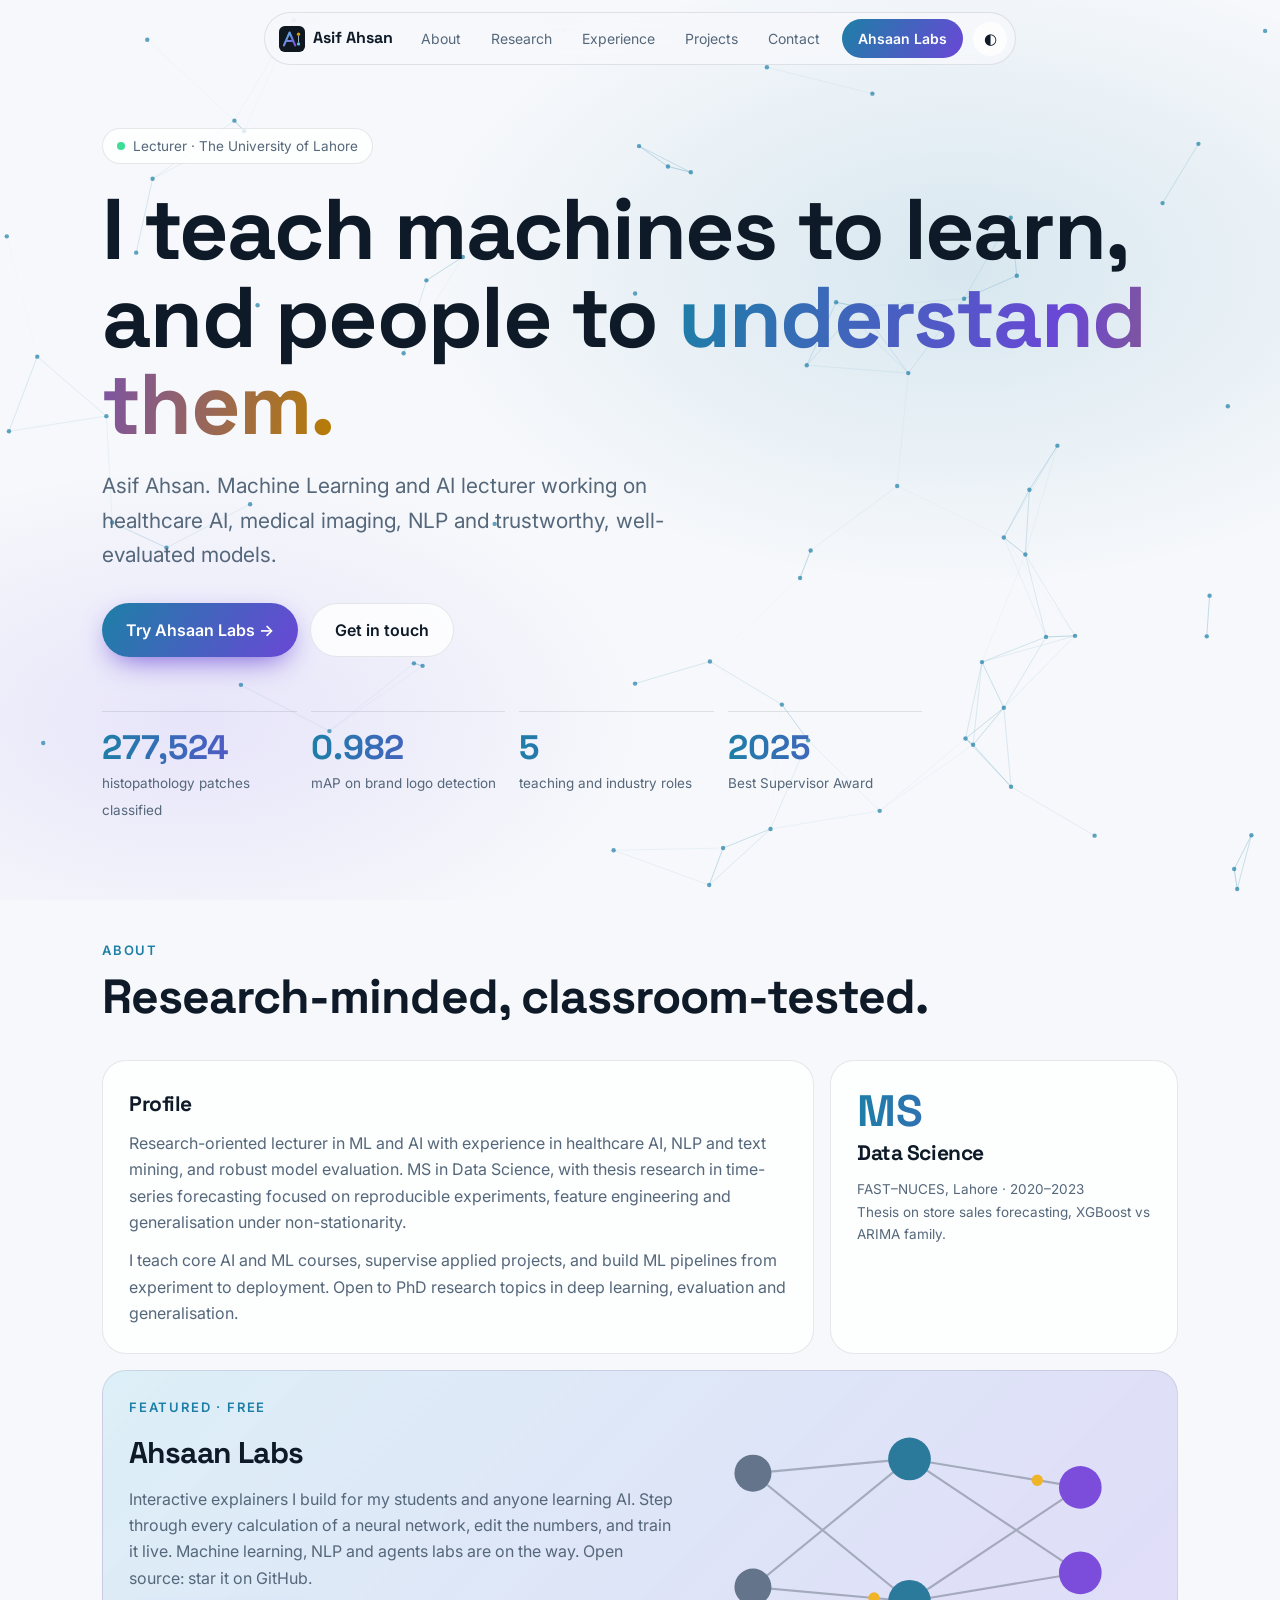
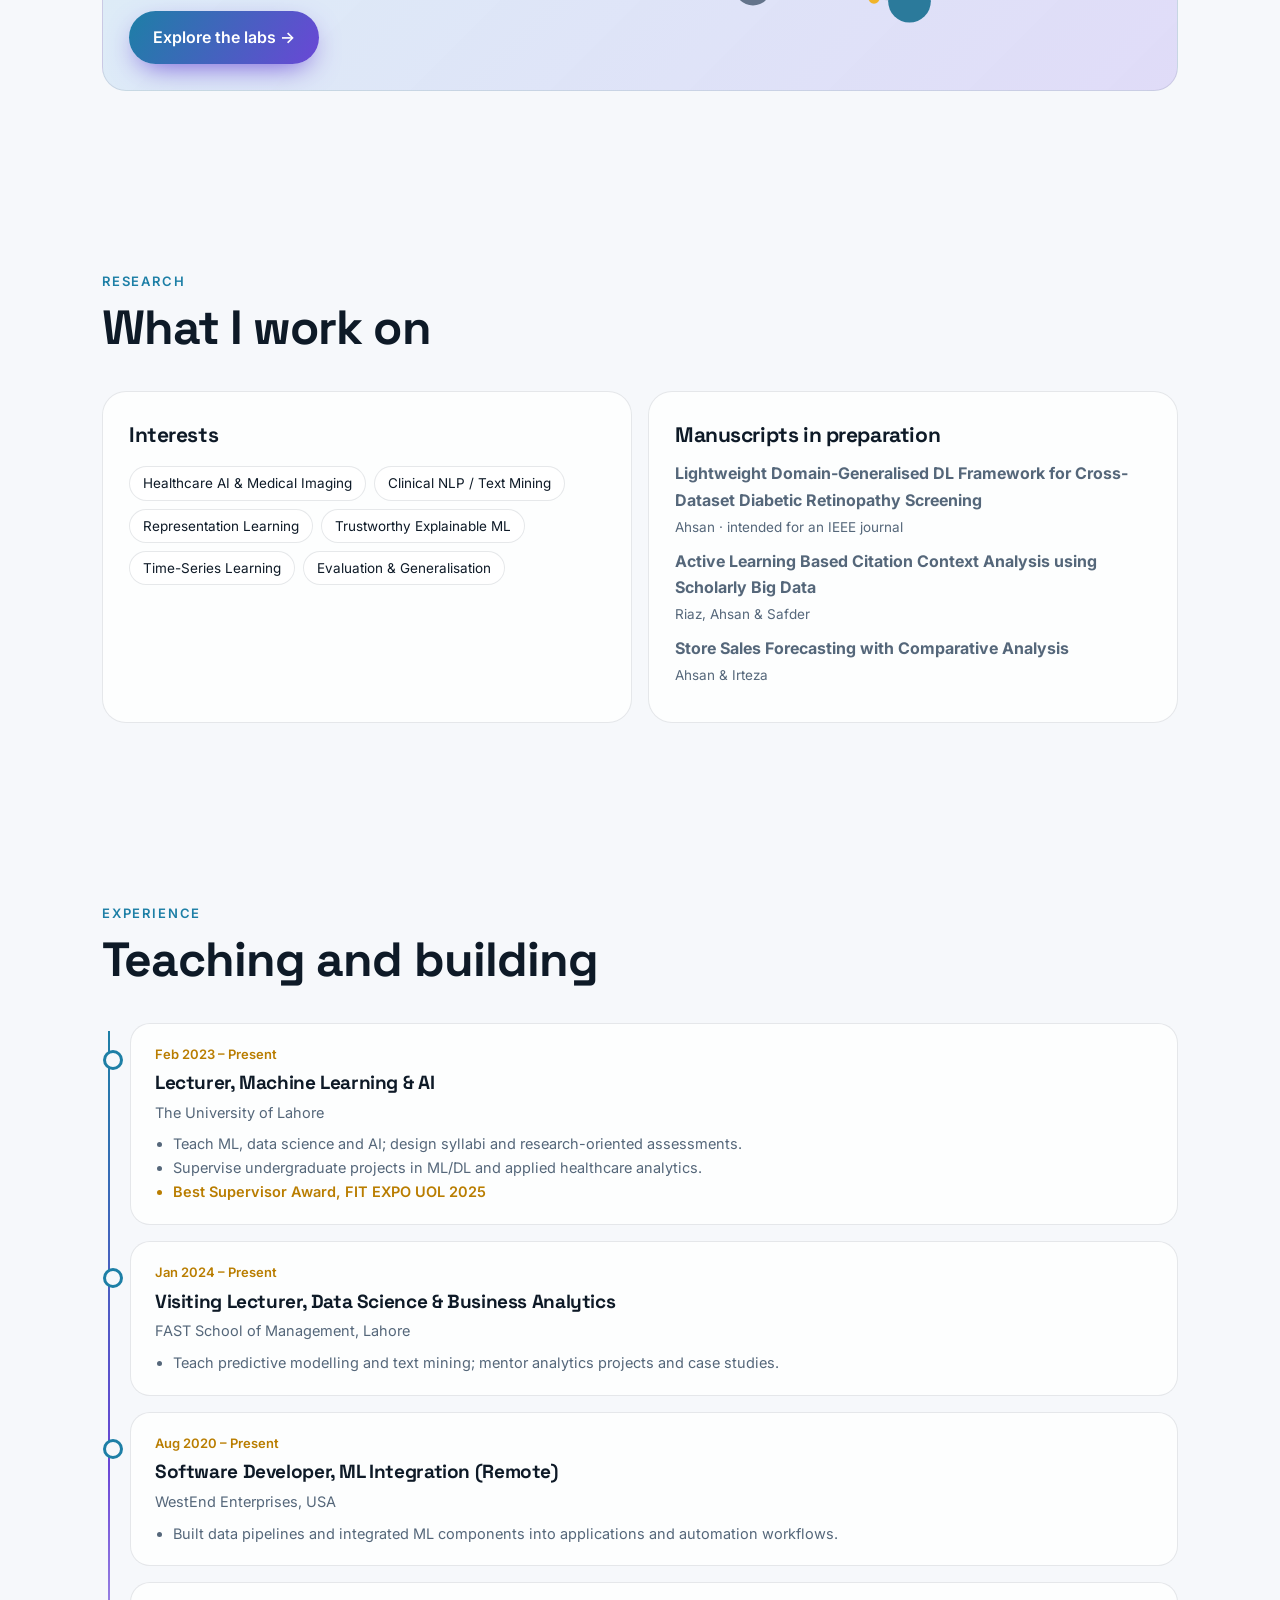
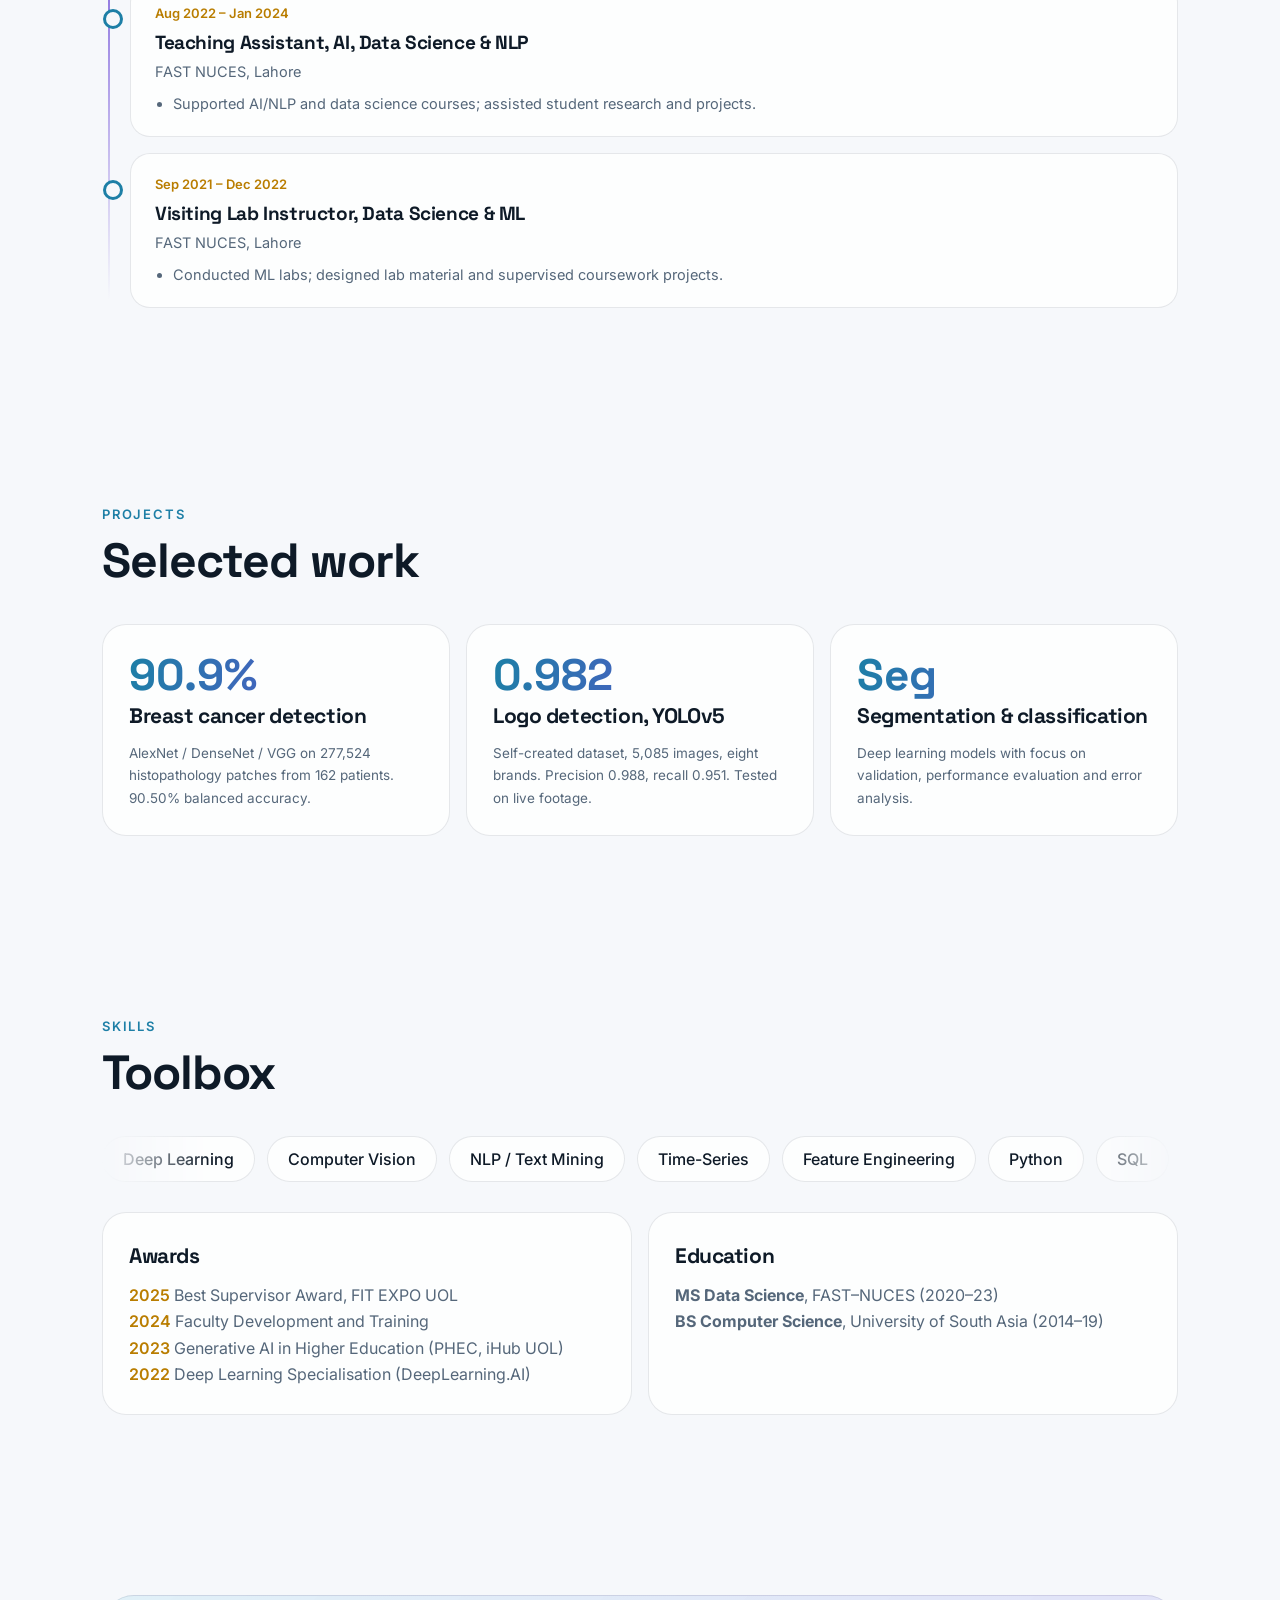
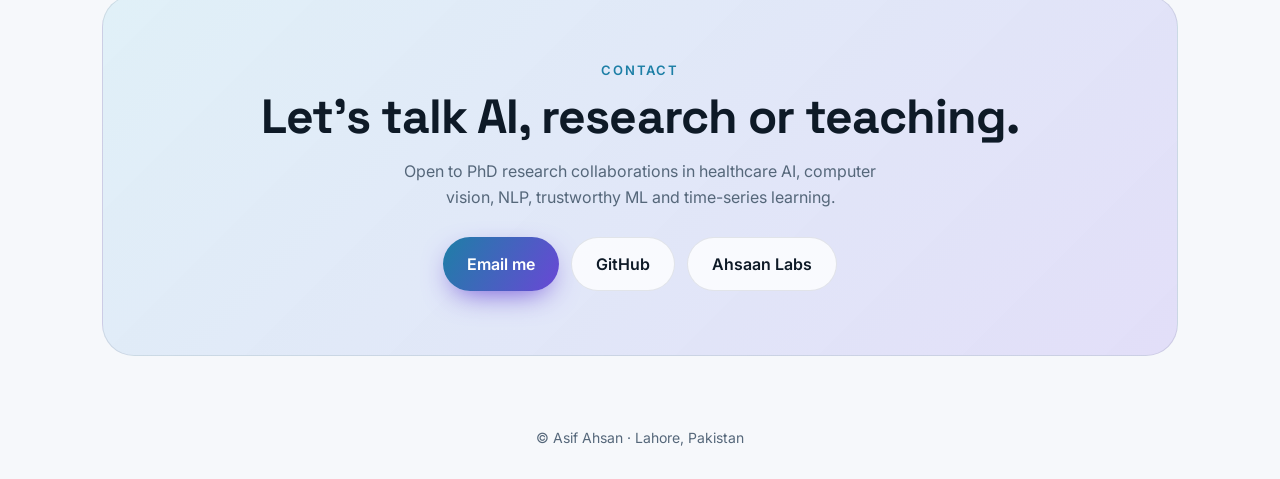
<file: index.html>
<!DOCTYPE html>
<html lang="en">
<head>
<meta charset="utf-8">
<meta name="viewport" content="width=device-width,initial-scale=1">
<title>Asif Ahsan · Machine Learning &amp; AI</title>
<meta name="description" content="Asif Ahsan, Lecturer in Machine Learning and AI at The University of Lahore. Healthcare AI, medical imaging, NLP and time-series learning.">
<meta name="theme-color" content="#0b1118">
<link rel="icon" href="favicon.svg" type="image/svg+xml">
<link rel="preconnect" href="https://fonts.googleapis.com"><link rel="preconnect" href="https://fonts.gstatic.com" crossorigin>
<link href="https://fonts.googleapis.com/css2?family=Inter:wght@400;500;600&family=Space+Grotesk:wght@500;600;700&display=swap" rel="stylesheet">
<script>try{var t=localStorage.getItem('theme');if(!t)t=matchMedia('(prefers-color-scheme: light)').matches?'light':'dark';document.documentElement.dataset.theme=t}catch(e){document.documentElement.dataset.theme='dark'}</script>
<style>
:root{--bg:#0b1118;--bg2:#101923;--card:rgba(255,255,255,.045);--bd:rgba(255,255,255,.09);--tx:#eef3f8;--mut:#93a4b5;--a:#5cc0e6;--b:#8b6cf0;--c:#f0b429;--glow:rgba(92,192,230,.16);--nav:rgba(11,17,24,.72)}
[data-theme=light]{--bg:#f6f8fb;--bg2:#ffffff;--card:rgba(255,255,255,.8);--bd:rgba(15,30,50,.1);--tx:#0e1a27;--mut:#55677a;--a:#1d7fa6;--b:#6a47d6;--c:#b97d00;--glow:rgba(29,127,166,.14);--nav:rgba(246,248,251,.78)}
*{box-sizing:border-box}html{scroll-behavior:smooth;scroll-padding-top:80px}
body{margin:0;background:var(--bg);color:var(--tx);font:16px/1.65 Inter,system-ui,Arial,sans-serif;overflow-x:hidden;-webkit-font-smoothing:antialiased}
h1,h2,h3,.sg{font-family:"Space Grotesk",Inter,sans-serif;letter-spacing:-.02em}
a{color:inherit;text-decoration:none}
.wrap{max-width:1120px;margin:auto;padding:0 22px}
/* nav */
nav{position:fixed;inset:12px 0 auto;z-index:20;display:flex;justify-content:center;padding:0 12px}
nav .bar{display:flex;align-items:center;gap:6px;background:var(--nav);backdrop-filter:blur(16px);-webkit-backdrop-filter:blur(16px);border:1px solid var(--bd);border-radius:999px;padding:6px 8px 6px 14px;max-width:100%}
nav .logo{display:flex;align-items:center;gap:8px;font-weight:700;font-family:"Space Grotesk";margin-right:10px}
nav .logo img{width:26px;height:26px}
nav .lk{padding:7px 12px;border-radius:999px;font-size:14px;color:var(--mut);transition:.2s}
nav .lk:hover{color:var(--tx);background:var(--card)}
nav .cta{background:linear-gradient(120deg,var(--a),var(--b));color:#fff;padding:8px 16px;border-radius:999px;font-weight:600;font-size:14px;margin-left:4px;white-space:nowrap}
#tg{width:34px;height:34px;border-radius:50%;border:0;background:var(--card);color:var(--tx);cursor:pointer;font-size:15px;margin-left:4px}
@media(max-width:760px){nav .lk{display:none}}
/* hero */
.hero{position:relative;min-height:100svh;display:flex;align-items:center;padding:110px 0 60px;isolation:isolate}
#net{position:absolute;inset:0;width:100%;height:100%;z-index:-1}
.hero:before{content:"";position:absolute;z-index:-2;inset:0;background:radial-gradient(60% 50% at 75% 30%,var(--glow),transparent 70%),radial-gradient(50% 40% at 15% 80%,rgba(139,108,240,.14),transparent 70%)}
.hero .wrap{width:100%;min-width:0}
.pill{display:inline-flex;gap:8px;align-items:center;border:1px solid var(--bd);background:var(--card);border-radius:999px;padding:6px 14px;font-size:13.5px;color:var(--mut)}
.pill i{width:8px;height:8px;border-radius:50%;background:#3ddc97;box-shadow:0 0 0 0 rgba(61,220,151,.6);animation:pulse 2s infinite}
@keyframes pulse{70%{box-shadow:0 0 0 9px rgba(61,220,151,0)}100%{box-shadow:0 0 0 0 rgba(61,220,151,0)}}
h1{font-size:clamp(40px,7.4vw,86px);line-height:1.02;margin:22px 0 20px;font-weight:700}
.grad{background:linear-gradient(100deg,var(--a),var(--b) 55%,var(--c));-webkit-background-clip:text;background-clip:text;color:transparent}
.lead{font-size:clamp(17px,2vw,21px);color:var(--mut);max-width:620px;margin:0 0 30px}
.btns{display:flex;gap:12px;flex-wrap:wrap}
.btn{display:inline-flex;align-items:center;gap:8px;padding:13px 24px;border-radius:999px;font-weight:600;transition:transform .2s,box-shadow .2s}
.btn.p{background:linear-gradient(120deg,var(--a),var(--b));color:#fff;box-shadow:0 10px 30px -10px var(--b)}
.btn.s{border:1px solid var(--bd);background:var(--card)}
.btn:hover{transform:translateY(-2px)}
.stats{display:grid;grid-template-columns:repeat(auto-fit,minmax(150px,1fr));gap:14px;margin-top:54px;max-width:820px}
.stat{border-top:1px solid var(--bd);padding-top:14px}
.stat b{display:block;font:700 34px "Space Grotesk";background:linear-gradient(100deg,var(--a),var(--b));-webkit-background-clip:text;background-clip:text;color:transparent}
.stat span{font-size:13.5px;color:var(--mut)}
/* sections */
section{padding:90px 0}
.eyebrow{font-size:13px;letter-spacing:.14em;text-transform:uppercase;color:var(--a);font-weight:600;margin-bottom:10px}
h2{font-size:clamp(30px,4.4vw,48px);line-height:1.1;margin:0 0 36px}
.bento{display:grid;grid-template-columns:repeat(6,1fr);gap:16px}
.cell{background:var(--card);border:1px solid var(--bd);border-radius:24px;padding:26px;position:relative;overflow:hidden;transition:transform .25s,border-color .25s}
.cell:hover{border-color:color-mix(in srgb,var(--a) 50%,var(--bd))}
.cell h3{margin:0 0 8px;font-size:21px}
.cell p{margin:0;color:var(--mut)}
.s6{grid-column:span 6}.s4{grid-column:span 4}.s3{grid-column:span 3}.s2{grid-column:span 2}
@media(max-width:860px){.s4,.s3,.s2{grid-column:span 6}}
.vl{background:linear-gradient(135deg,rgba(92,192,230,.16),rgba(139,108,240,.2));display:grid;grid-template-columns:1.2fr 1fr;gap:20px;align-items:center}
@media(max-width:700px){.vl{grid-template-columns:1fr}}
.vl svg{width:100%;height:auto}
.chips{display:flex;flex-wrap:wrap;gap:8px;margin-top:14px}
.chips span{border:1px solid var(--bd);background:var(--card);padding:5px 13px;border-radius:999px;font-size:13.5px}
.big{font:700 44px "Space Grotesk";background:linear-gradient(100deg,var(--a),var(--b));-webkit-background-clip:text;background-clip:text;color:transparent;line-height:1.1}
.small{font-size:13.5px;color:var(--mut)}
/* timeline */
.tl{position:relative;padding-left:28px}
.tl:before{content:"";position:absolute;left:6px;top:8px;bottom:8px;width:2px;background:linear-gradient(var(--a),var(--b),transparent)}
.it{position:relative;margin-bottom:16px;background:var(--card);border:1px solid var(--bd);border-radius:20px;padding:20px 24px}
.it:before{content:"";position:absolute;left:-28px;top:26px;width:14px;height:14px;border-radius:50%;background:var(--bg);border:3px solid var(--a)}
.it .d{font-size:13px;color:var(--c);font-weight:600}
.it h3{margin:2px 0;font-size:19px}
.it .o{color:var(--mut);font-size:14.5px}
.it ul{margin:8px 0 0;padding-left:18px;color:var(--mut);font-size:14.5px}
.aw{color:var(--c);font-weight:600}
/* marquee */
.mq{overflow:hidden;mask-image:linear-gradient(90deg,transparent,#000 10%,#000 90%,transparent);-webkit-mask-image:linear-gradient(90deg,transparent,#000 10%,#000 90%,transparent)}
.mq div{display:flex;gap:12px;width:max-content;animation:mv 38s linear infinite}
.mq:hover div{animation-play-state:paused}
.mq span{border:1px solid var(--bd);background:var(--card);padding:9px 20px;border-radius:999px;font-weight:500;white-space:nowrap}
@keyframes mv{to{transform:translateX(-50%)}}
.sk{display:grid;grid-template-columns:repeat(auto-fit,minmax(240px,1fr));gap:16px;margin-top:30px}
/* contact */
.contact{text-align:center;background:linear-gradient(135deg,rgba(92,192,230,.14),rgba(139,108,240,.18));border:1px solid var(--bd);border-radius:32px;padding:64px 24px}
.contact h2{margin-bottom:14px}.contact p{color:var(--mut);max-width:520px;margin:0 auto 26px}
footer{padding:30px 22px;text-align:center;color:var(--mut);font-size:14px}
/* reveal */
.rv{opacity:0;transform:translateY(24px);transition:opacity .7s ease,transform .7s ease}
.rv.in{opacity:1;transform:none}
@media(prefers-reduced-motion:reduce){.rv{opacity:1;transform:none;transition:none}.mq div,.pill i{animation:none}html{scroll-behavior:auto}}
</style>
</head>
<body>
<nav><div class="bar">
  <a class="logo" href="#top"><img src="favicon.svg" alt="AA">Asif Ahsan</a>
  <a class="lk" href="#about">About</a><a class="lk" href="#research">Research</a><a class="lk" href="#experience">Experience</a><a class="lk" href="#projects">Projects</a><a class="lk" href="#contact">Contact</a>
  <a class="cta" href="https://asifahsaan.github.io/ahsaanlabs/">Ahsaan Labs</a>
  <button id="tg" aria-label="Toggle light and dark theme">◐</button>
</div></nav>

<header class="hero" id="top">
  <canvas id="net" aria-hidden="true"></canvas>
  <div class="wrap">
    <span class="pill"><i></i>Lecturer · The University of Lahore</span>
    <h1>I teach machines to learn, and people to <span class="grad">understand them.</span></h1>
    <p class="lead">Asif Ahsan. Machine Learning and AI lecturer working on healthcare AI, medical imaging, NLP and trustworthy, well-evaluated models.</p>
    <div class="btns">
      <a class="btn p" href="https://asifahsaan.github.io/ahsaanlabs/">Try Ahsaan Labs →</a>
      <a class="btn s" href="#contact">Get in touch</a>
    </div>
    <div class="stats">
      <div class="stat"><b data-n="277524" data-f="int">0</b><span>histopathology patches classified</span></div>
      <div class="stat"><b data-n="0.982" data-f="dec">0</b><span>mAP on brand logo detection</span></div>
      <div class="stat"><b data-n="5" data-f="raw">0</b><span>teaching and industry roles</span></div>
      <div class="stat"><b data-n="2025" data-f="raw">0</b><span>Best Supervisor Award</span></div>
    </div>
  </div>
</header>

<main class="wrap">
<section id="about" style="padding-top:40px">
  <div class="eyebrow rv">About</div>
  <h2 class="rv">Research-minded, classroom-tested.</h2>
  <div class="bento">
    <div class="cell s4 rv">
      <h3>Profile</h3>
      <p>Research-oriented lecturer in ML and AI with experience in healthcare AI, NLP and text mining, and robust model evaluation. MS in Data Science, with thesis research in time-series forecasting focused on reproducible experiments, feature engineering and generalisation under non-stationarity.</p>
      <p style="margin-top:12px">I teach core AI and ML courses, supervise applied projects, and build ML pipelines from experiment to deployment. Open to PhD research topics in deep learning, evaluation and generalisation.</p>
    </div>
    <div class="cell s2 rv"><div class="big">MS</div><h3>Data Science</h3><p class="small">FAST–NUCES, Lahore · 2020–2023<br>Thesis on store sales forecasting, XGBoost vs ARIMA family.</p></div>
    <div class="cell s6 vl rv">
      <div>
        <div class="eyebrow">Featured · Free</div>
        <h3 style="font-size:30px">Ahsaan Labs</h3>
        <p>Interactive explainers I build for my students and anyone learning AI. Step through every calculation of a neural network, edit the numbers, and train it live. Machine learning, NLP and agents labs are on the way. Open source: star it on GitHub.</p>
        <div class="btns" style="margin-top:20px"><a class="btn p" href="https://asifahsaan.github.io/ahsaanlabs/">Explore the labs →</a></div>
      </div>
      <svg viewBox="0 0 320 180" aria-hidden="true"><g stroke="currentColor" stroke-opacity=".28" stroke-width="1.5" fill="none">
        <path d="M40 50L150 40M40 50L150 140M40 130L150 40M40 130L150 140M150 40L270 60M150 40L270 120M150 140L270 60M150 140L270 120"/></g>
        <g><circle cx="40" cy="50" r="13" fill="#64748B"/><circle cx="40" cy="130" r="13" fill="#64748B"/><circle cx="150" cy="40" r="15" fill="#2B7A9B"/><circle cx="150" cy="140" r="15" fill="#2B7A9B"/><circle cx="270" cy="60" r="15" fill="#7C4DDB"/><circle cx="270" cy="120" r="15" fill="#7C4DDB"/></g>
        <circle r="4" fill="#f0b429"><animateMotion dur="2.4s" repeatCount="indefinite" path="M40 50L150 40L270 60"/></circle>
        <circle r="4" fill="#f0b429"><animateMotion dur="2.4s" begin="1.2s" repeatCount="indefinite" path="M40 130L150 140L270 120"/></circle></svg>
    </div>
  </div>
</section>

<section id="research">
  <div class="eyebrow rv">Research</div>
  <h2 class="rv">What I work on</h2>
  <div class="bento">
    <div class="cell s3 rv"><h3>Interests</h3><div class="chips"><span>Healthcare AI &amp; Medical Imaging</span><span>Clinical NLP / Text Mining</span><span>Representation Learning</span><span>Trustworthy Explainable ML</span><span>Time-Series Learning</span><span>Evaluation &amp; Generalisation</span></div></div>
    <div class="cell s3 rv"><h3>Manuscripts in preparation</h3>
      <p style="margin:8px 0"><b>Lightweight Domain-Generalised DL Framework for Cross-Dataset Diabetic Retinopathy Screening</b><br><span class="small">Ahsan · intended for an IEEE journal</span></p>
      <p style="margin:8px 0"><b>Active Learning Based Citation Context Analysis using Scholarly Big Data</b><br><span class="small">Riaz, Ahsan &amp; Safder</span></p>
      <p style="margin:8px 0"><b>Store Sales Forecasting with Comparative Analysis</b><br><span class="small">Ahsan &amp; Irteza</span></p></div>
  </div>
</section>

<section id="experience">
  <div class="eyebrow rv">Experience</div>
  <h2 class="rv">Teaching and building</h2>
  <div class="tl">
    <div class="it rv"><div class="d">Feb 2023 – Present</div><h3>Lecturer, Machine Learning &amp; AI</h3><div class="o">The University of Lahore</div><ul><li>Teach ML, data science and AI; design syllabi and research-oriented assessments.</li><li>Supervise undergraduate projects in ML/DL and applied healthcare analytics.</li><li class="aw">Best Supervisor Award, FIT EXPO UOL 2025</li></ul></div>
    <div class="it rv"><div class="d">Jan 2024 – Present</div><h3>Visiting Lecturer, Data Science &amp; Business Analytics</h3><div class="o">FAST School of Management, Lahore</div><ul><li>Teach predictive modelling and text mining; mentor analytics projects and case studies.</li></ul></div>
    <div class="it rv"><div class="d">Aug 2020 – Present</div><h3>Software Developer, ML Integration (Remote)</h3><div class="o">WestEnd Enterprises, USA</div><ul><li>Built data pipelines and integrated ML components into applications and automation workflows.</li></ul></div>
    <div class="it rv"><div class="d">Aug 2022 – Jan 2024</div><h3>Teaching Assistant, AI, Data Science &amp; NLP</h3><div class="o">FAST NUCES, Lahore</div><ul><li>Supported AI/NLP and data science courses; assisted student research and projects.</li></ul></div>
    <div class="it rv"><div class="d">Sep 2021 – Dec 2022</div><h3>Visiting Lab Instructor, Data Science &amp; ML</h3><div class="o">FAST NUCES, Lahore</div><ul><li>Conducted ML labs; designed lab material and supervised coursework projects.</li></ul></div>
  </div>
</section>

<section id="projects">
  <div class="eyebrow rv">Projects</div>
  <h2 class="rv">Selected work</h2>
  <div class="bento">
    <div class="cell s2 rv"><div class="big">90.9%</div><h3>Breast cancer detection</h3><p class="small">AlexNet / DenseNet / VGG on 277,524 histopathology patches from 162 patients. 90.50% balanced accuracy.</p></div>
    <div class="cell s2 rv"><div class="big">0.982</div><h3>Logo detection, YOLOv5</h3><p class="small">Self-created dataset, 5,085 images, eight brands. Precision 0.988, recall 0.951. Tested on live footage.</p></div>
    <div class="cell s2 rv"><div class="big">Seg</div><h3>Segmentation &amp; classification</h3><p class="small">Deep learning models with focus on validation, performance evaluation and error analysis.</p></div>
  </div>
</section>

<section id="skills">
  <div class="eyebrow rv">Skills</div>
  <h2 class="rv">Toolbox</h2>
  <div class="mq rv"><div>
    <span>Deep Learning</span><span>Computer Vision</span><span>NLP / Text Mining</span><span>Time-Series</span><span>Feature Engineering</span><span>Python</span><span>SQL</span><span>PyTorch</span><span>TensorFlow</span><span>OpenCV</span><span>Cross-validation</span><span>mAP</span><span>RMSE / RMSPE</span><span>Reproducible ML</span>
    <span>Deep Learning</span><span>Computer Vision</span><span>NLP / Text Mining</span><span>Time-Series</span><span>Feature Engineering</span><span>Python</span><span>SQL</span><span>PyTorch</span><span>TensorFlow</span><span>OpenCV</span><span>Cross-validation</span><span>mAP</span><span>RMSE / RMSPE</span><span>Reproducible ML</span>
  </div></div>
  <div class="sk">
    <div class="cell rv"><h3>Awards</h3><p><span class="aw">2025</span> Best Supervisor Award, FIT EXPO UOL<br><span class="aw">2024</span> Faculty Development and Training<br><span class="aw">2023</span> Generative AI in Higher Education (PHEC, iHub UOL)<br><span class="aw">2022</span> Deep Learning Specialisation (DeepLearning.AI)</p></div>
    <div class="cell rv"><h3>Education</h3><p><b>MS Data Science</b>, FAST–NUCES (2020–23)<br><b>BS Computer Science</b>, University of South Asia (2014–19)</p></div>
  </div>
</section>

<section id="contact" style="padding-bottom:40px">
  <div class="contact rv">
    <div class="eyebrow">Contact</div>
    <h2>Let's talk AI, research or teaching.</h2>
    <p>Open to PhD research collaborations in healthcare AI, computer vision, NLP, trustworthy ML and time-series learning.</p>
    <div class="btns" style="justify-content:center"><a class="btn p" href="mailto:asifahsaan1@gmail.com">Email me</a><a class="btn s" href="https://github.com/asifahsaan">GitHub</a><a class="btn s" href="https://asifahsaan.github.io/ahsaanlabs/">Ahsaan Labs</a></div>
  </div>
</section>
</main>
<footer>© Asif Ahsan · Lahore, Pakistan</footer>

<script>
// theme
const tg=document.getElementById('tg');
tg.onclick=()=>{const t=document.documentElement.dataset.theme==='dark'?'light':'dark';document.documentElement.dataset.theme=t;try{localStorage.setItem('theme',t)}catch(e){}};
// reveal
const io=new IntersectionObserver(es=>es.forEach(e=>{if(e.isIntersecting){e.target.classList.add('in');io.unobserve(e.target)}}),{threshold:.12});
document.querySelectorAll('.rv').forEach(el=>io.observe(el));
// counters
const fmt={int:v=>Math.round(v).toLocaleString('en-US'),dec:v=>v.toFixed(3),plus:v=>Math.round(v)+'+',raw:v=>Math.round(v)};
const reduce=matchMedia('(prefers-reduced-motion: reduce)').matches;
const co=new IntersectionObserver(es=>es.forEach(e=>{if(!e.isIntersecting)return;co.unobserve(e.target);const el=e.target,n=+el.dataset.n,f=fmt[el.dataset.f];if(reduce){el.textContent=f(n);return}const t0=performance.now();(function step(t){const p=Math.min(1,(t-t0)/1400),k=1-Math.pow(1-p,3);el.textContent=f(n*k);if(p<1)requestAnimationFrame(step)})(t0)}),{threshold:.5});
document.querySelectorAll('[data-n]').forEach(el=>co.observe(el));
// neural-network background
(function(){const c=document.getElementById('net'),x=c.getContext('2d');let W,H,P=[],m={x:-999,y:-999};
function size(){const r=c.getBoundingClientRect(),d=Math.min(devicePixelRatio||1,2);W=r.width;H=r.height;c.width=W*d;c.height=H*d;x.setTransform(d,0,0,d,0,0);const n=Math.round(Math.min(70,W*H/16000));P=Array.from({length:n},()=>({x:Math.random()*W,y:Math.random()*H,vx:(Math.random()-.5)*.25,vy:(Math.random()-.5)*.25}))}
addEventListener('resize',size);size();
c.parentElement.addEventListener('pointermove',e=>{const r=c.getBoundingClientRect();m.x=e.clientX-r.left;m.y=e.clientY-r.top});
c.parentElement.addEventListener('pointerleave',()=>{m.x=m.y=-999});
function col(){return getComputedStyle(document.documentElement).getPropertyValue('--a').trim()}
let run=true;new IntersectionObserver(e=>run=e[0].isIntersecting).observe(c);
function draw(){if(run){x.clearRect(0,0,W,H);const a=col();
for(const p of P){p.x+=p.vx;p.y+=p.vy;if(p.x<0||p.x>W)p.vx*=-1;if(p.y<0||p.y>H)p.vy*=-1;const dx=p.x-m.x,dy=p.y-m.y,d=Math.hypot(dx,dy);if(d<120){p.x+=dx/d*.8;p.y+=dy/d*.8}}
for(let i=0;i<P.length;i++){const p=P[i];for(let j=i+1;j<P.length;j++){const q=P[j],d=Math.hypot(p.x-q.x,p.y-q.y);if(d<130){x.strokeStyle=a;x.globalAlpha=(1-d/130)*.35;x.beginPath();x.moveTo(p.x,p.y);x.lineTo(q.x,q.y);x.stroke()}}
x.globalAlpha=.7;x.fillStyle=a;x.beginPath();x.arc(p.x,p.y,2.2,0,7);x.fill()}x.globalAlpha=1}
if(!reduce)requestAnimationFrame(draw)}
draw();if(reduce){run=true;draw()}})();
</script>
</body>
</html>
</file>
